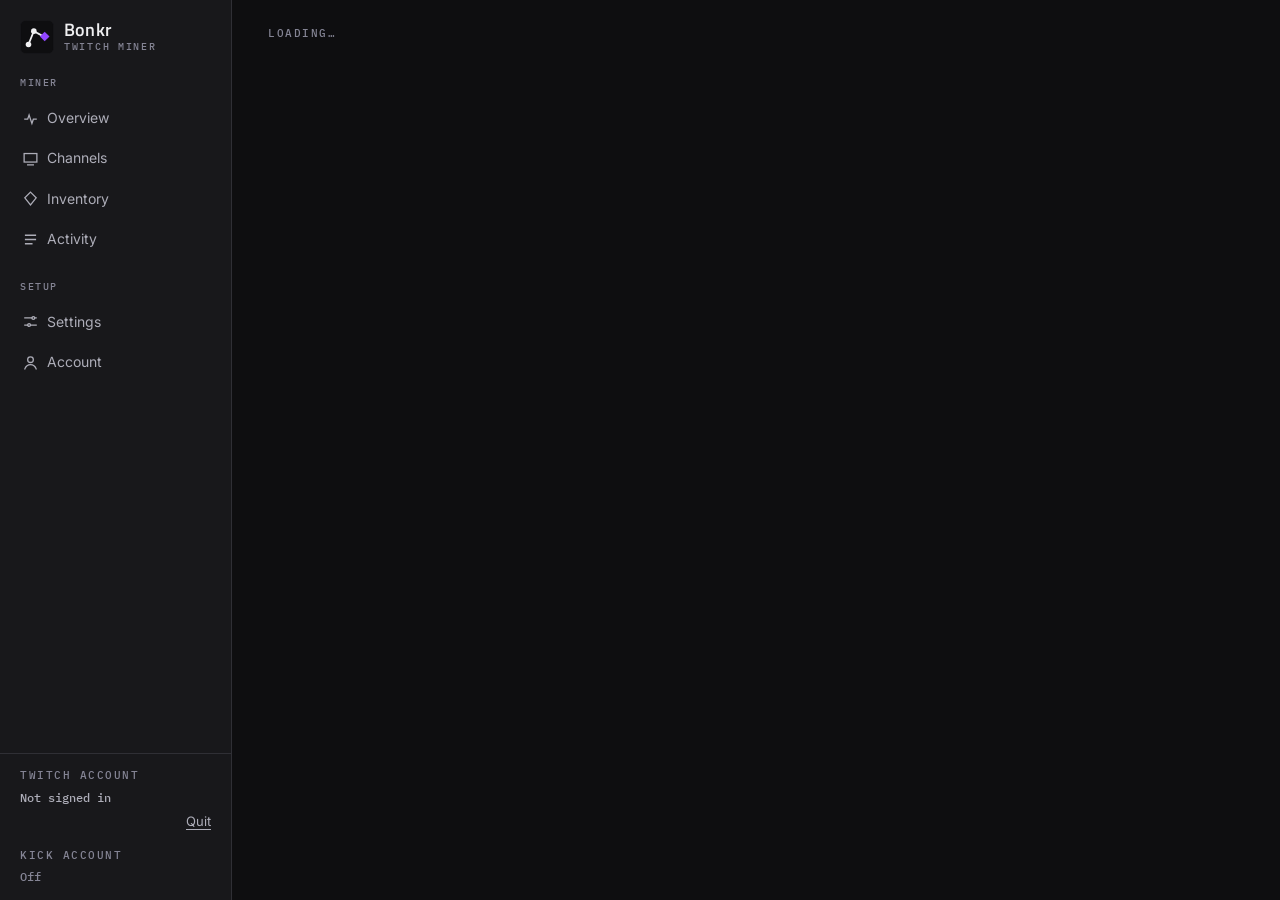
<file: drops-miner/ui/index.html>
<!doctype html>
<html lang="en">
<head>
<meta charset="utf-8">
<meta name="viewport" content="width=device-width,initial-scale=1">
<title>Bonkr Twitch Miner</title>
<link rel="icon" href="brand/icon.svg" type="image/svg+xml">
<link rel="preload" href="fonts/Inter-Variable.woff2" as="font" type="font/woff2" crossorigin>
<link rel="stylesheet" href="app.css">
<script src="app.js" defer></script>
</head>
<body>
<div class="shell">
  <aside class="side">
    <a class="lockup" href="#overview" aria-label="Bonkr Twitch Miner"><img src="brand/icon.svg" alt=""><span><b>Bonkr</b><small>Twitch Miner</small></span></a>
    <nav aria-label="Sections">
      <span class="label">Miner</span>
      <a href="#overview" data-route="overview"><svg viewBox="0 0 24 24" fill="none" stroke="currentColor" stroke-width="1.8" stroke-linecap="square"><path d="M4 13h4l2-6 4 12 2-6h4"/></svg><span class="txt">Overview</span></a>
      <a href="#channels" data-route="channels"><svg viewBox="0 0 24 24" fill="none" stroke="currentColor" stroke-width="1.8" stroke-linecap="square"><rect x="3" y="5" width="18" height="12"/><path d="M8 21h8"/></svg><span class="txt">Channels</span><span class="count" id="navChannels"></span></a>
      <a href="#inventory" data-route="inventory"><svg viewBox="0 0 24 24" fill="none" stroke="currentColor" stroke-width="1.8" stroke-linecap="square"><path d="M12 3l8 8-8 10-8-10z"/></svg><span class="txt">Inventory</span><span class="count" id="navCampaigns"></span></a>
      <a href="#activity" data-route="activity"><svg viewBox="0 0 24 24" fill="none" stroke="currentColor" stroke-width="1.8" stroke-linecap="square"><path d="M5 6h14M5 12h14M5 18h9"/></svg><span class="txt">Activity</span></a>
      <span class="label">Setup</span>
      <a href="#settings" data-route="settings"><svg viewBox="0 0 24 24" fill="none" stroke="currentColor" stroke-width="1.8" stroke-linecap="square"><path d="M4 7h10M18 7h2M4 17h4M12 17h8"/><circle cx="16" cy="7" r="2"/><circle cx="10" cy="17" r="2"/></svg><span class="txt">Settings</span></a>
      <a href="#account" data-route="account"><svg viewBox="0 0 24 24" fill="none" stroke="currentColor" stroke-width="1.8" stroke-linecap="square"><circle cx="12" cy="8" r="4"/><path d="M4 21c1.5-4 4.5-6 8-6s6.5 2 8 6"/></svg><span class="txt">Account</span></a>
    </nav>
    <div class="side-user">
      <span class="row"><span class="label">Twitch account</span><span class="label" id="sideVer"></span></span>
      <span class="who" id="sideWho">Not signed in</span>
      <div class="row"><span id="sideState"></span><button class="link" id="quitBtn" type="button">Quit</button></div>
      <span class="label kick-label">Kick account</span>
      <span class="who" id="sideKick"><span class="faint">Off</span></span>
    </div>
  </aside>
  <main class="main" id="main"><div class="page"><p class="label">Loading…</p></div></main>
</div>
<div class="toast" id="toast" role="status" hidden></div>
</body>
</html>
</file>
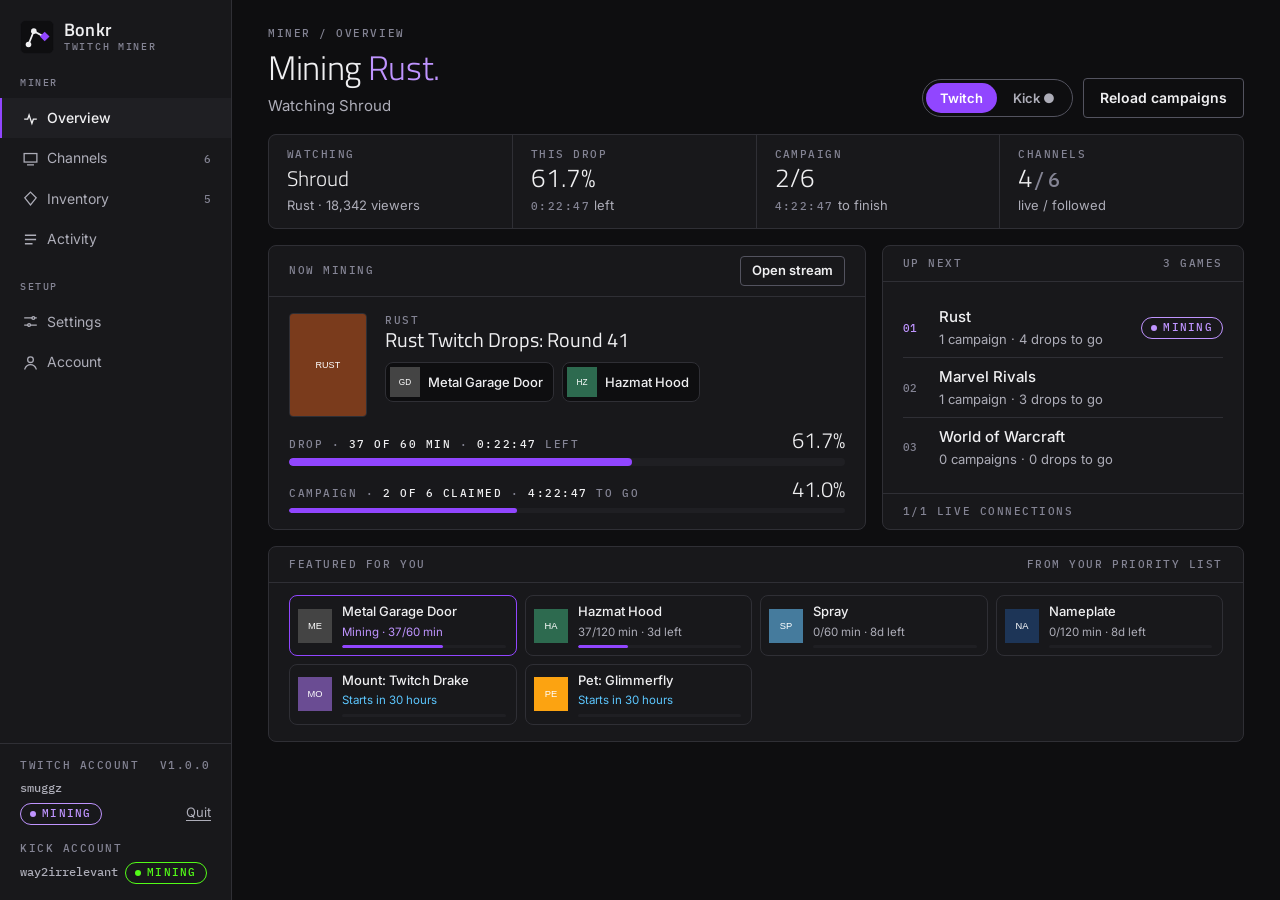
<file: drops-miner/tools/preview/index.html>
<!doctype html>
<html lang="en">
<head>
<meta charset="utf-8">
<meta name="viewport" content="width=device-width,initial-scale=1">
<title>Bonkr Twitch Miner</title>
<link rel="icon" href="../../ui/brand/icon.svg" type="image/svg+xml">
<link rel="preload" href="../../ui/fonts/Inter-Variable.woff2" as="font" type="font/woff2" crossorigin>
<link rel="stylesheet" href="../../ui/app.css">
<script src="mock.js"></script><script src="../../ui/app.js" defer></script>
</head>
<body>
<div class="shell">
  <aside class="side">
    <a class="lockup" href="#overview" aria-label="Bonkr Twitch Miner"><img src="../../ui/brand/icon.svg" alt=""><span><b>Bonkr</b><small>Twitch Miner</small></span></a>
    <nav aria-label="Sections">
      <span class="label">Miner</span>
      <a href="#overview" data-route="overview"><svg viewBox="0 0 24 24" fill="none" stroke="currentColor" stroke-width="1.8" stroke-linecap="square"><path d="M4 13h4l2-6 4 12 2-6h4"/></svg><span class="txt">Overview</span></a>
      <a href="#channels" data-route="channels"><svg viewBox="0 0 24 24" fill="none" stroke="currentColor" stroke-width="1.8" stroke-linecap="square"><rect x="3" y="5" width="18" height="12"/><path d="M8 21h8"/></svg><span class="txt">Channels</span><span class="count" id="navChannels"></span></a>
      <a href="#inventory" data-route="inventory"><svg viewBox="0 0 24 24" fill="none" stroke="currentColor" stroke-width="1.8" stroke-linecap="square"><path d="M12 3l8 8-8 10-8-10z"/></svg><span class="txt">Inventory</span><span class="count" id="navCampaigns"></span></a>
      <a href="#activity" data-route="activity"><svg viewBox="0 0 24 24" fill="none" stroke="currentColor" stroke-width="1.8" stroke-linecap="square"><path d="M5 6h14M5 12h14M5 18h9"/></svg><span class="txt">Activity</span></a>
      <span class="label">Setup</span>
      <a href="#settings" data-route="settings"><svg viewBox="0 0 24 24" fill="none" stroke="currentColor" stroke-width="1.8" stroke-linecap="square"><path d="M4 7h10M18 7h2M4 17h4M12 17h8"/><circle cx="16" cy="7" r="2"/><circle cx="10" cy="17" r="2"/></svg><span class="txt">Settings</span></a>
      <a href="#account" data-route="account"><svg viewBox="0 0 24 24" fill="none" stroke="currentColor" stroke-width="1.8" stroke-linecap="square"><circle cx="12" cy="8" r="4"/><path d="M4 21c1.5-4 4.5-6 8-6s6.5 2 8 6"/></svg><span class="txt">Account</span></a>
    </nav>
    <div class="side-user">
      <span class="row"><span class="label">Twitch account</span><span class="label" id="sideVer"></span></span>
      <span class="who" id="sideWho">Not signed in</span>
      <div class="row"><span id="sideState"></span><button class="link" id="quitBtn" type="button">Quit</button></div>
      <span class="label kick-label">Kick account</span>
      <span class="who" id="sideKick"><span class="faint">Off</span></span>
    </div>
  </aside>
  <main class="main" id="main"><div class="page"><p class="label">Loading…</p></div></main>
</div>
<div class="toast" id="toast" role="status" hidden></div>
</body>
</html>
</file>
<file: drops-miner/ui/app.css>
/* Bonkr Twitch Miner: the mxops Ingress design (dark-first, monochrome, one accent) with Twitch's purple as the accent. */
@font-face { font-family: "Titillium Web"; src: url("fonts/TitilliumWeb-Light.woff2") format("woff2"); font-weight: 300; font-display: swap; }
@font-face { font-family: "Titillium Web"; src: url("fonts/TitilliumWeb-Regular.woff2") format("woff2"); font-weight: 400; font-display: swap; }
@font-face { font-family: "Titillium Web"; src: url("fonts/TitilliumWeb-SemiBold.woff2") format("woff2"); font-weight: 600; font-display: swap; }
@font-face { font-family: "Inter"; src: url("fonts/Inter-Variable.woff2") format("woff2"); font-weight: 100 900; font-display: swap; }
@font-face { font-family: "IBM Plex Mono"; src: url("fonts/IBMPlexMono-Medium.woff2") format("woff2"); font-weight: 400 500; font-display: swap; }

[hidden] { display: none !important; }
:root {
  --bg: #0e0e10; --surface: #18181b; --raised: #1f1f23; --line: #2f2f35; --line-strong: #53535f;
  --text: #efeff1; --text-muted: #adadb8; --text-faint: #848494; --on-text: #0e0e10;
  --accent: #9146ff; --accent-hover: #772ce8; --accent-text: #bf94ff; --on-accent: #ffffff;
  --critical: #ff5c5c; --warning: #ffca5f; --info: #5cc7ff; --success: #00f593;
  --font-display: "Titillium Web", "Segoe UI", system-ui, sans-serif;
  --font-sans: Inter, system-ui, -apple-system, "Segoe UI", Roboto, sans-serif;
  --font-mono: "IBM Plex Mono", ui-monospace, Consolas, Menlo, monospace;
  --r-sm: 4px; --r-md: 8px;
  --focus: 0 0 0 2px var(--bg), 0 0 0 4px var(--accent-text);
  color-scheme: dark;
}
* { box-sizing: border-box; }
html, body { height: 100%; }
html { background: var(--bg); }
body { margin: 0; background: var(--bg); color: var(--text); font: 400 15px/1.6 var(--font-sans); -webkit-font-smoothing: antialiased; overflow: hidden; }
a { color: var(--accent-text); text-underline-offset: 3px; }
a:hover { color: var(--text); }
::selection { background: var(--accent); color: var(--on-accent); }
:focus-visible { outline: none; box-shadow: var(--focus); border-radius: var(--r-sm); }
img { display: block; }

/* ---------- Type ---------- */
h1 { font: 300 34px/1.08 var(--font-display); letter-spacing: -0.01em; margin: 0; text-wrap: balance; }
h1 .v, h2 .v { color: var(--accent-text); }
h2 { font: 400 22px/1.2 var(--font-display); margin: 0; }
h3 { font: 600 15px/1.4 var(--font-sans); margin: 0; }
.lede { color: var(--text-muted); margin: 0; max-width: 70ch; }
.lede b { color: var(--text); font-weight: 500; }
.label { font: 500 11px/1.4 var(--font-mono); letter-spacing: .14em; text-transform: uppercase; color: var(--text-faint); margin: 0; }
.muted { color: var(--text-muted); } .faint { color: var(--text-faint); } .small { font-size: 13px; }
.mono { font-family: var(--font-mono); font-variant-numeric: tabular-nums; }
code { font: 500 12px var(--font-mono); background: var(--raised); color: var(--text); padding: 2px 6px; border-radius: var(--r-sm); }

/* ---------- Controls ---------- */
.btn { display: inline-flex; align-items: center; justify-content: center; gap: 8px; min-height: 40px; padding: 0 16px; border: 1px solid transparent; border-radius: var(--r-sm);
  background: var(--accent); color: var(--on-accent); font: 600 14px/1.2 var(--font-sans); text-decoration: none; cursor: pointer; white-space: nowrap; }
.btn:hover { background: var(--accent-hover); color: var(--on-accent); }
.btn.ghost { background: transparent; color: var(--text); border-color: var(--line-strong); }
.btn.ghost:hover { background: var(--raised); }
.btn.light { background: var(--text); color: var(--on-text); }
.btn.light:hover { background: #ffffff; }
.btn.danger { background: transparent; color: var(--critical); border-color: var(--critical); }
.btn.danger:hover { background: color-mix(in srgb, var(--critical) 12%, transparent); }
.btn.sm { min-height: 30px; padding: 0 11px; font-size: 13px; }
.btn.icon { min-height: 30px; width: 30px; padding: 0; }
.btn[disabled] { opacity: .4; cursor: not-allowed; }
.btn svg { width: 16px; height: 16px; flex: none; }
button.link { background: none; border: 0; padding: 0; color: var(--accent-text); font: inherit; cursor: pointer; text-decoration: underline; text-underline-offset: 3px; }
button.link:hover { color: var(--text); }
label { display: flex; flex-direction: column; gap: 6px; font: 500 13px/1.4 var(--font-sans); color: var(--text); }
.hint { font: 400 13px/1.5 var(--font-sans); color: var(--text-muted); margin: 0; }
input, select { font: 400 14px/1.4 var(--font-sans); color: var(--text); background: var(--bg); border: 1px solid var(--line-strong); border-radius: var(--r-sm); padding: 8px 12px; min-height: 40px; width: 100%; }
input::placeholder { color: var(--text-faint); }
input:focus, select:focus { outline: none; border-color: var(--accent-text); box-shadow: var(--focus); }
select { appearance: none; padding-right: 34px; background-image: url("data:image/svg+xml,%3Csvg xmlns='http://www.w3.org/2000/svg' width='12' height='12' viewBox='0 0 24 24' fill='none' stroke='%23adadb8' stroke-width='2' stroke-linecap='square'%3E%3Cpath d='M6 9l6 6 6-6'/%3E%3C/svg%3E"); background-repeat: no-repeat; background-position: right 12px center; }
label.check { flex-direction: row; align-items: flex-start; gap: 10px; font-weight: 400; color: var(--text); cursor: pointer; }
label.check span { display: flex; flex-direction: column; gap: 2px; }
label.check small { color: var(--text-muted); font-size: 13px; }
input[type=checkbox], input[type=radio] { width: 18px; height: 18px; min-height: 0; padding: 0; accent-color: var(--accent); flex: none; margin: 2px 0 0; }
.stack { display: flex; flex-direction: column; gap: 16px; margin: 0; }
.inline { display: flex; gap: 10px; align-items: center; flex-wrap: wrap; margin: 0; }
.inline > input { flex: 1 1 200px; width: auto; }

/* ---------- Messages and status ---------- */
.flash { display: flex; gap: 14px; align-items: center; justify-content: space-between; flex-wrap: wrap; margin: 0; padding: 12px 16px; border-radius: var(--r-md); border: 1px solid; font-size: 14px; }
.flash.live { color: var(--text); border-color: color-mix(in srgb, var(--accent) 60%, transparent); background: color-mix(in srgb, var(--accent) 12%, transparent); }
.flash.warn { color: var(--warning); border-color: color-mix(in srgb, var(--warning) 45%, transparent); background: color-mix(in srgb, var(--warning) 7%, transparent); }
.flash.err { color: var(--critical); border-color: color-mix(in srgb, var(--critical) 50%, transparent); background: color-mix(in srgb, var(--critical) 8%, transparent); }
.tag { display: inline-flex; align-items: center; gap: 6px; padding: 2px 9px; border: 1px solid currentColor; border-radius: 999px; font: 500 10.5px/1.5 var(--font-mono); letter-spacing: .12em; text-transform: uppercase; color: var(--text-faint); white-space: nowrap; vertical-align: middle; }
.tag::before { content: ""; width: 6px; height: 6px; border-radius: 50%; background: currentColor; }
.tag.good { color: var(--success); } .tag.warn { color: var(--warning); } .tag.bad { color: var(--critical); } .tag.info { color: var(--info); } .tag.live { color: var(--accent-text); }
.tag.plain::before { display: none; }
.tags { display: flex; flex-wrap: wrap; gap: 6px; }

/* ---------- Panels ---------- */
.panel { background: var(--surface); border: 1px solid var(--line); border-radius: var(--r-md); min-width: 0; }
.panel-head { display: flex; flex-wrap: wrap; align-items: center; justify-content: space-between; gap: 10px 16px; padding: 12px 22px; border-bottom: 1px solid var(--line); }
.panel-body { padding: 22px; display: flex; flex-direction: column; gap: 18px; }
.panel-foot { display: flex; flex-wrap: wrap; align-items: center; gap: 8px 18px; padding: 12px 22px; border-top: 1px solid var(--line); }
.empty { padding: 44px 24px; text-align: center; color: var(--text-muted); display: flex; flex-direction: column; align-items: center; gap: 12px; }
.empty p { margin: 0; max-width: 52ch; }

/* ---------- App shell (ingress admin console) ---------- */
.shell { height: 100vh; display: flex; }
.side { flex: 0 0 232px; background: var(--surface); border-right: 1px solid var(--line); padding: 20px 0 16px; display: flex; flex-direction: column; gap: 22px; overflow-y: auto; }
.lockup { display: flex; align-items: center; gap: 10px; padding: 0 20px; text-decoration: none; color: var(--text); }
.lockup img { width: 34px; height: 34px; border-radius: 7px; }
.lockup b { display: block; font: 600 18px/1.1 var(--font-display); letter-spacing: .01em; }
.lockup small { display: block; font: 500 9.5px/1.4 var(--font-mono); letter-spacing: .18em; text-transform: uppercase; color: var(--text-faint); }
.side nav { display: flex; flex-direction: column; font-size: 14px; }
.side nav .label { padding: 0 20px 8px; font-size: 10px; letter-spacing: .16em; }
.side nav .label:not(:first-child) { padding-top: 20px; }
.side nav a { display: flex; align-items: center; justify-content: space-between; gap: 8px; padding: 9px 20px; color: var(--text-muted); text-decoration: none; border-left: 2px solid transparent; }
.side nav a:hover { color: var(--text); background: var(--raised); }
.side nav a[aria-current="page"] { color: var(--text); font-weight: 500; background: var(--raised); border-left-color: var(--accent); }
.side nav a .count { font: 500 11px var(--font-mono); color: var(--text-faint); }
.side-user { margin-top: auto; padding: 14px 20px 0; border-top: 1px solid var(--line); display: flex; flex-direction: column; gap: 6px; }
.side-user .who { font: 500 12px var(--font-mono); color: var(--text-muted); overflow-wrap: anywhere; }
.side-user .row { display: flex; justify-content: space-between; align-items: center; gap: 8px; }
.side-user button.link { color: var(--text-muted); font-size: 13px; }
.main { flex: 1 1 auto; min-width: 0; overflow-y: auto; }
.page { padding: 26px 36px 28px; display: flex; flex-direction: column; gap: 16px; max-width: 1400px; }
.page-head { display: flex; flex-wrap: wrap; justify-content: space-between; align-items: flex-end; gap: 16px; }
.page-head > div:first-child { display: flex; flex-direction: column; gap: 8px; min-width: 0; }
.page-head .inline { flex-wrap: nowrap; }
.cols { display: grid; grid-template-columns: minmax(0, 1.65fr) minmax(280px, 1fr); gap: 16px; align-items: start; }
.cols.even { grid-template-columns: minmax(0, 1fr) minmax(0, 1fr); }
.stats { display: grid; grid-template-columns: repeat(4, minmax(0, 1fr)); gap: 1px; background: var(--line); border: 1px solid var(--line); border-radius: var(--r-md); overflow: hidden; }
.stat { background: var(--surface); padding: 12px 18px; display: flex; flex-direction: column; gap: 2px; min-width: 0; }
.stat span { font: 500 10.5px var(--font-mono); letter-spacing: .14em; text-transform: uppercase; color: var(--text-faint); }
.stat b { font: 300 26px/1.15 var(--font-display); font-variant-numeric: tabular-nums; white-space: nowrap; overflow: hidden; text-overflow: ellipsis; }
.stat b.word { font-size: 21px; line-height: 1.43; }
.stat small { color: var(--text-muted); font-size: 13px; white-space: nowrap; overflow: hidden; text-overflow: ellipsis; }
.tabs { display: flex; flex-wrap: wrap; gap: 4px; border-bottom: 1px solid var(--line); }
.tabs button { background: none; border: 0; font: 500 11px/1.4 var(--font-mono); letter-spacing: .14em; text-transform: uppercase; color: var(--text-faint); padding: 10px 14px; border-bottom: 2px solid transparent; margin-bottom: -1px; cursor: pointer; }
.tabs button:hover { color: var(--text); }
.tabs button.on { color: var(--text); border-bottom-color: var(--accent); }
.toolbar { display: flex; flex-wrap: wrap; justify-content: space-between; align-items: center; gap: 12px; }
.toolbar input[type=search] { width: 260px; min-height: 36px; }
.chips { display: flex; flex-wrap: wrap; gap: 8px; }
.chip { display: inline-flex; flex-direction: row; align-items: center; gap: 8px; padding: 5px 12px; border: 1px solid var(--line-strong); border-radius: 999px; color: var(--text-muted); font: 500 12px var(--font-sans); cursor: pointer; user-select: none; }
.chip input { width: 14px; height: 14px; margin: 0; }
.chip:has(input:checked) { color: var(--text); border-color: var(--accent); background: color-mix(in srgb, var(--accent) 12%, transparent); }

/* ---------- Tables ---------- */
.tablewrap { overflow-x: auto; background: var(--surface); border: 1px solid var(--line); border-radius: var(--r-md); }
.tbl { width: 100%; border-collapse: collapse; font-size: 14px; }
.tbl th { background: var(--raised); font: 500 10.5px/1.4 var(--font-mono); letter-spacing: .14em; text-transform: uppercase; color: var(--text-faint); text-align: left; padding: 11px 12px; border-bottom: 1px solid var(--line); white-space: nowrap; }
.tbl td { padding: 10px 12px; border-bottom: 1px solid var(--line); vertical-align: middle; color: var(--text-muted); }
.tbl th:first-child, .tbl td:first-child { padding-left: 20px; }
.tbl th:last-child, .tbl td:last-child { padding-right: 20px; }
.tbl tr:last-child td { border-bottom: 0; }
.tbl tbody tr:hover td { background: color-mix(in srgb, var(--raised) 60%, transparent); }
.tbl tr.on td { background: color-mix(in srgb, var(--accent) 10%, transparent); }
.tbl tr.on td:first-child { box-shadow: inset 2px 0 0 var(--accent); }
.tbl td.key { color: var(--text); font-weight: 500; }
.tbl td.num { font: 500 12px var(--font-mono); color: var(--text-muted); white-space: nowrap; font-variant-numeric: tabular-nums; }
.tbl td.act { text-align: right; white-space: nowrap; }
.tbl .sub { display: block; font-size: 12px; color: var(--text-faint); font-weight: 400; }
.ok { color: var(--success); } .no { color: var(--text-faint); }

/* ---------- Now mining ---------- */
.mining { display: grid; grid-template-columns: 78px minmax(0, 1fr); gap: 18px; align-items: start; }
.boxart { width: 78px; height: 104px; object-fit: cover; border-radius: var(--r-sm); background: var(--raised); border: 1px solid var(--line); }
.mining h2 { margin-bottom: 2px; font-size: 20px; }
.rewards { display: flex; flex-wrap: wrap; gap: 8px; margin: 10px 0 0; }
.reward { display: flex; align-items: center; gap: 8px; padding: 4px 10px 4px 4px; background: var(--bg); border: 1px solid var(--line); border-radius: var(--r-md); max-width: 100%; }
.reward img { width: 30px; height: 30px; object-fit: contain; }
.reward span { font-weight: 500; font-size: 13px; }
.meter { display: flex; flex-direction: column; gap: 6px; }
.meter-top { display: flex; justify-content: space-between; align-items: baseline; gap: 12px; }
.meter-top .label b { color: var(--text); font-weight: 500; }
.meter-top .big { font: 300 22px/1 var(--font-display); font-variant-numeric: tabular-nums; }
.bar { position: relative; height: 8px; background: var(--raised); border-radius: 4px; overflow: hidden; }
.bar i { position: absolute; inset: 0 auto 0 0; background: var(--accent); border-radius: 4px; transition: width .4s; }
.bar.thin { height: 5px; }
.bar.done i { background: var(--success); }
.bar.muted i { background: var(--line-strong); }
.queue { list-style: none; margin: 0; padding: 0; counter-reset: q; }
.queue li { display: grid; grid-template-columns: 26px minmax(0, 1fr) auto; gap: 10px; align-items: center; padding: 7px 0; border-bottom: 1px solid var(--line); counter-increment: q; }
.queue li:last-child { border-bottom: 0; }
.queue li::before { content: counter(q, decimal-leading-zero); font: 500 11px var(--font-mono); color: var(--text-faint); }
.queue li.on::before { color: var(--accent-text); }
.queue b { font-weight: 500; display: block; overflow: hidden; text-overflow: ellipsis; white-space: nowrap; }

/* ---------- Inventory ---------- */
.campaigns { display: flex; flex-direction: column; gap: 14px; }
.camp { display: grid; grid-template-columns: 84px minmax(0, 1fr); gap: 0 20px; padding: 18px 22px; }
.camp .boxart { width: 84px; height: 112px; }
.camp-head { display: flex; flex-wrap: wrap; justify-content: space-between; align-items: flex-start; gap: 8px 16px; }
.camp-head h3 { font: 400 19px/1.25 var(--font-display); }
.camp-meta { display: flex; flex-wrap: wrap; gap: 4px 16px; margin: 4px 0 12px; font: 500 11px/1.5 var(--font-mono); letter-spacing: .08em; text-transform: uppercase; color: var(--text-faint); }
.camp-meta b { color: var(--text-muted); font-weight: 500; }
.drops { display: grid; grid-template-columns: repeat(auto-fill, minmax(150px, 1fr)); gap: 10px; }
.drop { background: var(--bg); border: 1px solid var(--line); border-radius: var(--r-md); padding: 10px; display: flex; flex-direction: column; gap: 8px; min-width: 0; }
.drop.claimed { border-color: color-mix(in srgb, var(--success) 35%, var(--line)); }
.drop.mining { border-color: var(--accent); }
.drop-imgs { display: flex; gap: 6px; }
.drop-imgs img { width: 44px; height: 44px; object-fit: contain; border-radius: var(--r-sm); background: var(--raised); }
.drop b { font-weight: 500; font-size: 13px; line-height: 1.35; overflow: hidden; display: -webkit-box; -webkit-line-clamp: 2; -webkit-box-orient: vertical; }
.drop small { font: 500 11px var(--font-mono); color: var(--text-faint); letter-spacing: .04em; }
.camp-foot { display: flex; flex-wrap: wrap; justify-content: space-between; align-items: center; gap: 8px 16px; margin-top: 12px; font-size: 13px; color: var(--text-muted); }

/* ---------- Activity log ---------- */
.console { font: 500 12.5px/1.65 var(--font-mono); color: var(--text-muted); background: var(--bg); padding: 14px 18px; margin: 0; height: calc(100vh - 260px); min-height: 300px; overflow: auto; white-space: pre-wrap; word-break: break-word; border-radius: 0 0 var(--r-md) var(--r-md); }
.console .t { color: var(--text-faint); margin-right: 12px; }
.console .claim { color: var(--success); }
.console .warn { color: var(--warning); }

/* ---------- Settings lists ---------- */
.rank { list-style: none; margin: 0; padding: 0; border-top: 1px solid var(--line); }
.rank li { display: flex; align-items: center; gap: 12px; padding: 8px 0; border-bottom: 1px solid var(--line); }
.rank li .n { font: 500 11px var(--font-mono); color: var(--text-faint); width: 22px; }
.rank li .g { flex: 1; min-width: 0; font-weight: 500; overflow: hidden; text-overflow: ellipsis; white-space: nowrap; }
.rank li .btns { display: flex; gap: 4px; }
.rank .none { color: var(--text-faint); font-size: 14px; padding: 14px 0; }
.modes { display: flex; flex-direction: column; gap: 10px; }
.kv { display: grid; grid-template-columns: 140px minmax(0, 1fr); gap: 8px 16px; margin: 0; font-size: 14px; }
.kv dt { font: 500 11px/1.9 var(--font-mono); letter-spacing: .12em; text-transform: uppercase; color: var(--text-faint); }
.kv dd { margin: 0; color: var(--text); overflow-wrap: anywhere; }

/* ---------- Sign-in ---------- */
.signin { max-width: 560px; margin: 40px auto; }
.signin .panel-body { gap: 20px; }
.signin ol { margin: 0; padding-left: 20px; color: var(--text-muted); display: flex; flex-direction: column; gap: 8px; }

/* ---------- Toast ---------- */
.toast { position: fixed; right: 22px; bottom: 22px; max-width: 420px; padding: 12px 16px; background: var(--raised); border: 1px solid var(--line-strong); border-left: 3px solid var(--accent); border-radius: var(--r-md); font-size: 14px; box-shadow: 0 10px 30px rgba(0,0,0,.45); z-index: 10; }

/* ---------- Small windows ---------- */
@media (max-width: 1040px) {
  .cols, .cols.even { grid-template-columns: 1fr; }
  .stats { grid-template-columns: repeat(2, minmax(0, 1fr)); }
  .page { padding: 26px 22px 40px; }
}
@media (max-width: 860px) {
  .side { flex-basis: 64px; }
  .lockup b, .lockup small, .side nav .label, .side nav a .txt, .side nav a .count, .side-user { display: none; }
  .side nav a { justify-content: center; padding: 11px 0; }
  .lockup { padding: 0 15px; }
}
.side nav a svg { width: 17px; height: 17px; flex: none; }
.side nav a .txt { flex: 1; }
.side nav a { justify-content: flex-start; }
@media (prefers-reduced-motion: reduce) { * { transition: none !important; } }

/* replacements for inline styles (the app's security policy blocks style="…") */
.stat b .of { font-size: 20px; }
button.link.plainlink { color: var(--text); text-decoration: none; text-align: left; }
button.link.plainlink:hover { color: var(--accent-text); }
.drop small.ready { color: var(--warning); }
label.check.small { font-size: 13px; }
.light { font-weight: 400; }
.tablewrap.flush { border: 0; border-radius: 0; }

/* ---------- Overview: compact panels ---------- */
.cols > .panel .panel-body { padding: 16px 20px; gap: 12px; }
.cols > .panel .panel-head, .cols + .panel .panel-head { padding: 10px 20px; }
.cols > .panel .panel-foot { padding: 10px 20px; justify-content: space-between; }
.panel-head .inline, .panel-foot .inline { gap: 16px; }
.panel-head a.label, .panel-foot a.label { text-decoration: none; color: var(--accent-text); }
.qbtn { display: flex; flex-direction: column; min-width: 0; padding: 0; background: none; border: 0; color: var(--text); font: inherit; text-align: left; cursor: pointer; }
.qbtn:hover b { color: var(--accent-text); }

/* ---------- Featured for you: small tiles on the panel's own background ---------- */
.featured { display: grid; grid-template-columns: repeat(auto-fill, minmax(205px, 1fr)); gap: 8px; padding: 12px 20px 16px; }
.feat { display: grid; grid-template-columns: 34px minmax(0, 1fr); gap: 10px; align-items: center; text-align: left; padding: 7px 10px 7px 8px; background: transparent; border: 1px solid var(--line); border-radius: var(--r-md); color: var(--text); font: inherit; cursor: pointer; }
.feat:hover { border-color: var(--line-strong); background: var(--raised); }
.feat.on { border-color: var(--accent); }
.feat > img { width: 34px; height: 34px; object-fit: contain; }
.feat-body { display: flex; flex-direction: column; gap: 3px; min-width: 0; }
.feat-body b { font-weight: 500; font-size: 13px; line-height: 1.25; overflow: hidden; text-overflow: ellipsis; white-space: nowrap; }
.feat-line { font-size: 11.5px; color: var(--text-muted); overflow: hidden; text-overflow: ellipsis; white-space: nowrap; }
.feat-line.st-live { color: var(--accent-text); } .feat-line.st-warn { color: var(--warning); } .feat-line.st-info { color: var(--info); } .feat-line.st-bad { color: var(--critical); }
.feat-body .bar { height: 3px; margin-top: 1px; }
.meter-top .label b[data-tick] { font-variant-numeric: tabular-nums; }

/* ---------- Twitch / Kick ---------- */
/* Kick pages use Kick's green as the accent */
body.kick { --accent: #53fc18; --accent-hover: #45d913; --accent-text: #53fc18; --on-accent: #0e0e10; }
.seg { display: inline-flex; gap: 2px; padding: 3px; border: 1px solid var(--line-strong); border-radius: 999px; }
.seg button { min-height: 30px; padding: 0 14px; border: 0; border-radius: 999px; background: none; color: var(--text-muted); font: 600 13px var(--font-sans); cursor: pointer; white-space: nowrap; }
.seg button:hover { color: var(--text); }
.seg button.on { background: #9146ff; color: #ffffff; }
.seg button.k.on { background: #53fc18; color: #0e0e10; }
.tag.k { color: #53fc18; }
.side-user .kick-label { margin-top: 10px; }
.side-user .tag.live:not(.k) { color: #bf94ff; }
</file>
